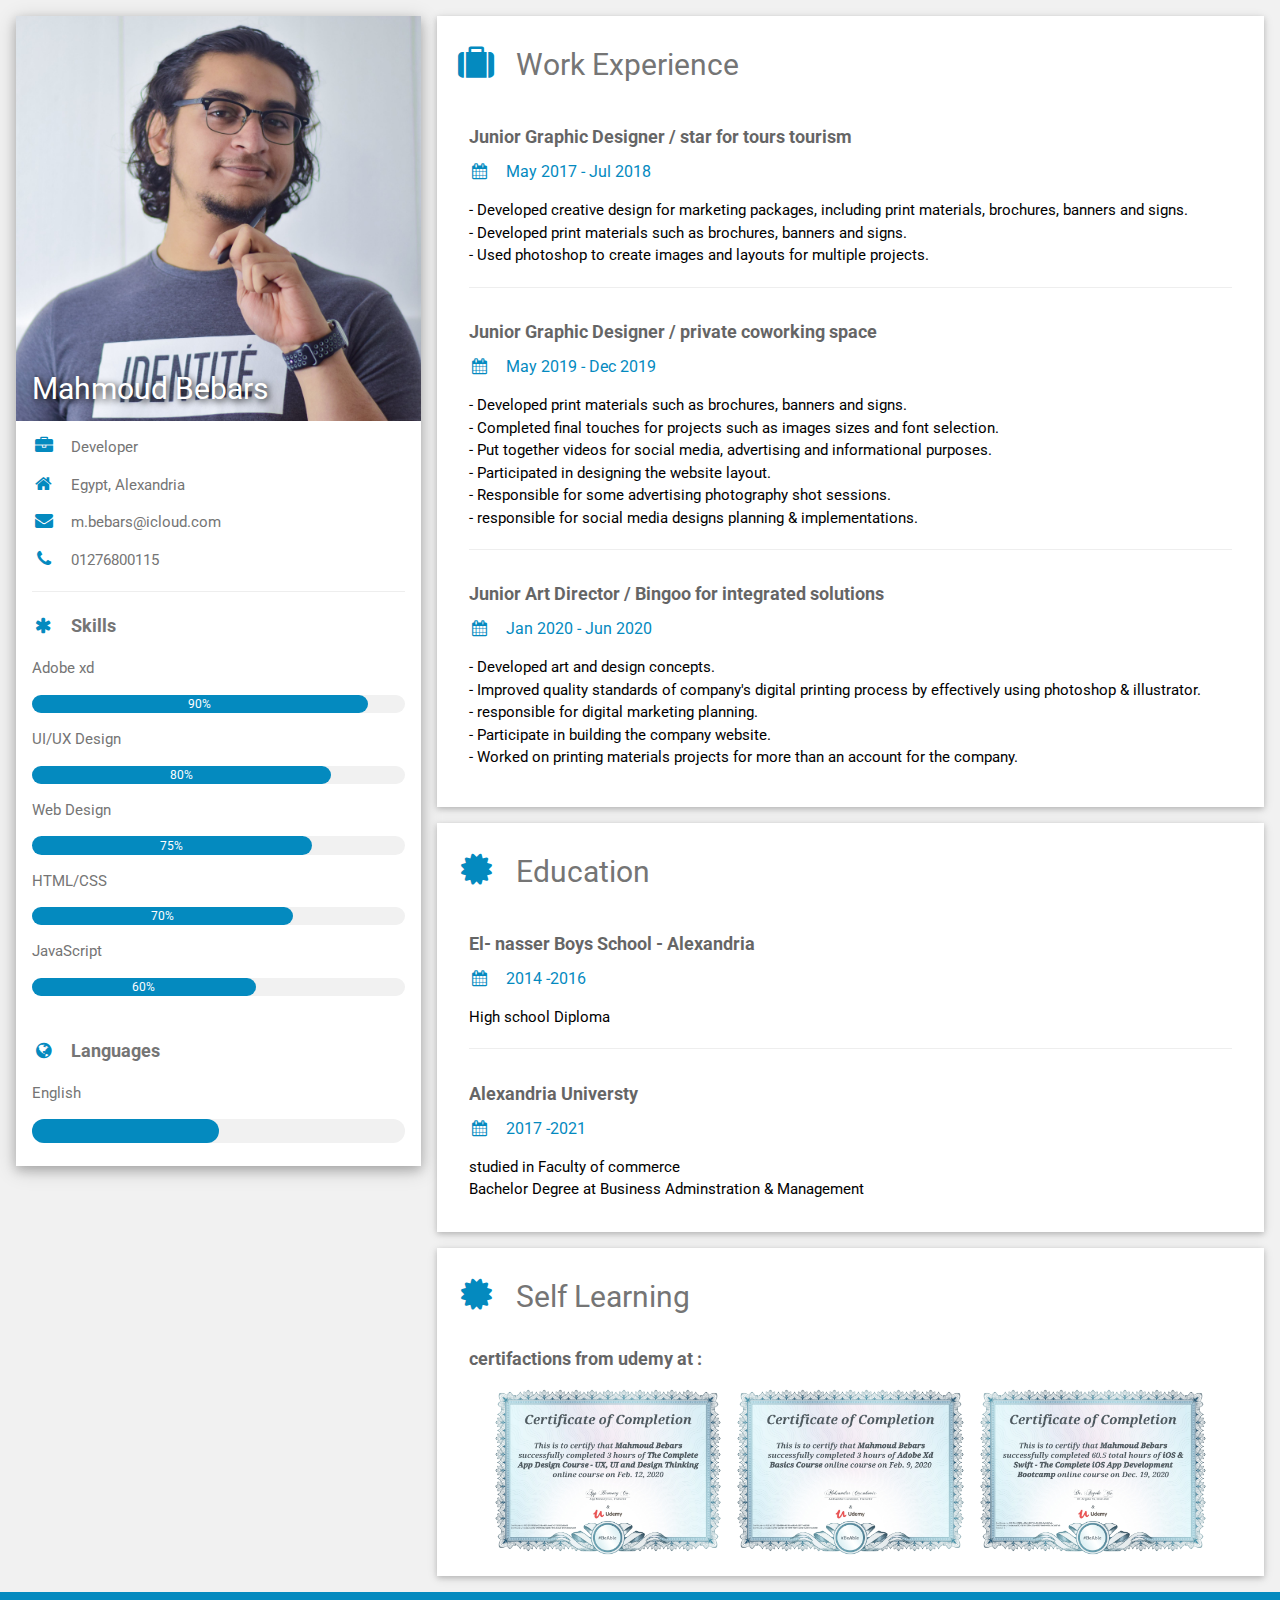
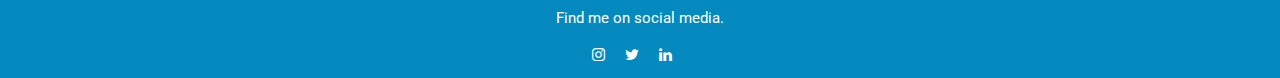
<file: cv.html>
<!DOCTYPE html>
<html>
<title>W3.CSS Template</title>
<meta charset="UTF-8">
<meta name="viewport" content="width=device-width, initial-scale=1">
<link rel="stylesheet" href="cvStyle.css">
<link rel='stylesheet' href='https://fonts.googleapis.com/css?family=Roboto'>
<link rel="stylesheet" href="https://cdnjs.cloudflare.com/ajax/libs/font-awesome/4.7.0/css/font-awesome.min.css">
<style>
    html,
    body,
    h1,
    h2,
    h3,
    h4,
    h5,
    h6 {
        font-family: "Roboto", sans-serif
    }
</style>

<body class="w3-light-grey">

    <!-- Page Container -->
    <div class="w3-content w3-margin-top" style="max-width:1400px;">

        <!-- The Grid -->
        <div class="w3-row-padding">

            <!-- Left Column -->
            <div class="w3-third">

                <div class="w3-white w3-text-grey w3-card-4">
                    <div class="w3-display-container">
                        <img src="cvImg.jpg" style="width:100%" alt="Avatar">
                        <div class="w3-display-bottomleft w3-container w3-text-white">
                            <h2 class="myname">Mahmoud Bebars</h2>
                        </div>
                    </div>
                    <div class="w3-container">
                        <p><i class="fa fa-briefcase fa-fw w3-margin-right w3-large w3-text-accentcolor"></i>Developer
                        </p>
                        <p><i class="fa fa-home fa-fw w3-margin-right w3-large w3-text-accentcolor"></i>Egypt,
                            Alexandria</p>
                        <p><i
                                class="fa fa-envelope fa-fw w3-margin-right w3-large w3-text-accentcolor"></i>m.bebars@icloud.com
                        </p>
                        <p><i class="fa fa-phone fa-fw w3-margin-right w3-large w3-text-accentcolor"></i>01276800115</p>
                        <hr>

                        <p class="w3-large"><b><i
                                    class="fa fa-asterisk fa-fw w3-margin-right w3-text-accentcolor"></i>Skills</b></p>
                        <p>Adobe xd</p>
                        <div class="w3-light-grey w3-round-xlarge w3-small">
                            <div class="w3-container w3-center w3-round-xlarge w3-accentcolor" style="width:90%">90%
                            </div>
                        </div>
                        <p>UI/UX Design</p>
                        <div class="w3-light-grey w3-round-xlarge w3-small">
                            <div class="w3-container w3-center w3-round-xlarge w3-accentcolor" style="width:80%">
                                <div class="w3-center w3-text-white">80%</div>
                            </div>
                        </div>
                        <p>Web Design</p>
                        <div class="w3-light-grey w3-round-xlarge w3-small">
                            <div class="w3-container w3-center w3-round-xlarge w3-accentcolor" style="width:75%">75%
                            </div>
                        </div>

                        <p>HTML/CSS</p>
                        <div class="w3-light-grey w3-round-xlarge w3-small">
                            <div class="w3-container w3-center w3-round-xlarge w3-accentcolor" style="width:70%">70%
                            </div>
                        </div>

                        <p>JavaScript</p>
                        <div class="w3-light-grey w3-round-xlarge w3-small">
                            <div class="w3-container w3-center w3-round-xlarge w3-accentcolor" style="width:60%">60%
                            </div>
                        </div>
                        <br>

                        <p class="w3-large w3-text-theme"><b><i
                                    class="fa fa-globe fa-fw w3-margin-right w3-text-accentcolor"></i>Languages</b></p>
                        <p>English</p>
                        <div class="w3-light-grey w3-round-xlarge">
                            <div class="w3-round-xlarge w3-accentcolor" style="height:24px;width:50%"></div>
                        </div>
                        <br>
                    </div>
                </div><br>

                <!-- End Left Column -->
            </div>

            <!-- Right Column -->
            <div class="w3-twothird">

                <div class="w3-container w3-card w3-white w3-margin-bottom">
                    <h2 class="w3-text-grey w3-padding-16"><i
                            class="fa fa-suitcase fa-fw w3-margin-right w3-xxlarge w3-text-accentcolor"></i>Work
                        Experience</h2>
                    <div class="w3-container">
                        <h5 class="w3-opacity"><b> Junior Graphic Designer / star for tours tourism</b></h5>
                        <h6 class="w3-text-accentcolor"><i class="fa fa-calendar fa-fw w3-margin-right"></i>May 2017 -
                            Jul 2018</h6>
                        <p>- Developed creative design for marketing packages, including print materials, brochures,
                            banners and signs. <br>
                            - Developed print materials such as brochures, banners and signs. <br>
                            - Used photoshop to create images and layouts for multiple projects.</p>
                        <hr>
                    </div>
                    <div class="w3-container">
                        <h5 class="w3-opacity"><b>Junior Graphic Designer / private coworking space</b></h5>
                        <h6 class="w3-text-accentcolor"><i class="fa fa-calendar fa-fw w3-margin-right"></i>May 2019 -
                            Dec 2019</h6>
                        <p>- Developed print materials such as brochures, banners and signs. <br>
                            - Completed final touches for projects such as images sizes and font selection. <br>
                            - Put together videos for social media, advertising and informational purposes. <br>
                            - Participated in designing the website layout. <br>
                            - Responsible for some advertising photography shot sessions. <br>
                            - responsible for social media designs planning & implementations.</p>
                        <hr>
                    </div>
                    <div class="w3-container">
                        <h5 class="w3-opacity"><b>Junior Art Director / Bingoo for integrated solutions</b></h5>
                        <h6 class="w3-text-accentcolor"><i class="fa fa-calendar fa-fw w3-margin-right"></i>Jan 2020 -
                            Jun 2020</h6>
                        <p>- Developed art and design concepts. <br>
                            - Improved quality standards of company's digital printing process by effectively using
                            photoshop & illustrator. <br>
                            - responsible for digital marketing planning. <br>
                            - Participate in building the company website. <br>
                            - Worked on printing materials projects for more than an account for the company.</p><br>
                    </div>
                </div>

                <div class="w3-container w3-card w3-white w3-margin-bottom">
                    <h2 class="w3-text-grey w3-padding-16"><i
                            class="fa fa-certificate fa-fw w3-margin-right w3-xxlarge w3-text-accentcolor"></i>Education
                    </h2>
                    <div class="w3-container">
                        <h5 class="w3-opacity"><b>El- nasser Boys School - Alexandria</b></h5>
                        <h6 class="w3-text-accentcolor"><i class="fa fa-calendar fa-fw w3-margin-right"></i>2014 -2016
                        </h6>
                        <p>High school Diploma</p>
                        <hr>
                    </div>
                    <div class="w3-container w3-margin-bottom">
                        <h5 class="w3-opacity"><b>Alexandria Universty</b></h5>
                        <h6 class="w3-text-accentcolor"><i class="fa fa-calendar fa-fw w3-margin-right"></i>2017 -2021
                        </h6>
                        <p>studied in Faculty of commerce <br>
                            Bachelor Degree at Business Adminstration & Management</p>

                    </div>
                </div>

                <div class="w3-container w3-card w3-white">
                    <h2 class="w3-text-grey w3-padding-16"><i
                            class="fa fa-certificate fa-fw w3-margin-right w3-xxlarge w3-text-accentcolor"></i>Self
                        Learning</h2>
                    <h5 class="w3-opacity w3-margin-left"><b>certifactions from udemy at :</b></h5>
                    <div class="w3-margin-bottom w3- w3-center">
                        <img src="certifications/the complete app desgin course - UI,UX And desgin thinking.jpg"
                            style="width:30%" alt="Avatar">
                        <img src="certifications/Adobe Xd BAsics Course.jpg" style="width:30%" alt="Avatar">
                        <img src="certifications/ios & swift - the complete ios app development.jpg" style="width:30%"
                            alt="Avatar">
                    </div>

                </div>
                <!-- End Right Column -->
            </div>

            <!-- End Grid -->
        </div>

        <!-- End Page Container -->
    </div>

    <footer class="w3-container w3-accentcolor w3-center w3-margin-top">
        <p>Find me on social media.</p>
        <a href="https://instagram.com/m.bebars"><i
                class="fa fa-instagram w3-hover-opacity w3-margin-bottom w3-margin-right"></i></a>
        <a href="https://twitter.com/BebarsMahmoud"><i
                class="fa fa-twitter w3-hover-opacity w3-margin-bottom w3-margin-right"></i></a>
        <a href="https://www.linkedin.com/in/mbebars"><i
                class="fa fa-linkedin w3-hover-opacity w3-margin-bottom w3-margin-right"></i></a>

    </footer>

</body>

</html>
</file>
<file: cvStyle.css>
/* W3.CSS 4.15 December 2020 by Jan Egil and Borge Refsnes */

html {
    box-sizing: border-box
}

*, *:before, *:after {
    box-sizing: inherit
}

/* Extract from normalize.css by Nicolas Gallagher and Jonathan Neal git.io/normalize */

html {
    -ms-text-size-adjust: 100%;
    -webkit-text-size-adjust: 100%
}

body {
    margin: 0
}

article, aside, details, figcaption, figure, footer, header, main, menu, nav, section {
    display: block
}

summary {
    display: list-item
}

audio, canvas, progress, video {
    display: inline-block
}

progress {
    vertical-align: baseline
}

audio:not([controls]) {
    display: none;
    height: 0
}

[hidden], template {
    display: none
}

a {
    background-color: transparent
}

a:active, a:hover {
    outline-width: 0
}

abbr[title] {
    border-bottom: none;
    text-decoration: underline;
    text-decoration: underline dotted
}

b, strong {
    font-weight: bolder
}

dfn {
    font-style: italic
}

mark {
    background: #ff0;
    color: #000
}

small {
    font-size: 80%
}

sub, sup {
    font-size: 75%;
    line-height: 0;
    position: relative;
    vertical-align: baseline
}

sub {
    bottom: -0.25em
}

sup {
    top: -0.5em
}

figure {
    margin: 1em 40px
}

img {
    border-style: none
}

code, kbd, pre, samp {
    font-family: monospace, monospace;
    font-size: 1em
}

hr {
    box-sizing: content-box;
    height: 0;
    overflow: visible
}

button, input, select, textarea, optgroup {
    font: inherit;
    margin: 0
}

optgroup {
    font-weight: bold
}

button, input {
    overflow: visible
}

button, select {
    text-transform: none
}

button, [type=button], [type=reset], [type=submit] {
    -webkit-appearance: button
}

button::-moz-focus-inner, [type=button]::-moz-focus-inner, [type=reset]::-moz-focus-inner, [type=submit]::-moz-focus-inner {
    border-style: none;
    padding: 0
}

button:-moz-focusring, [type=button]:-moz-focusring, [type=reset]:-moz-focusring, [type=submit]:-moz-focusring {
    outline: 1px dotted ButtonText
}

fieldset {
    border: 1px solid #c0c0c0;
    margin: 0 2px;
    padding: .35em .625em .75em
}

legend {
    color: inherit;
    display: table;
    max-width: 100%;
    padding: 0;
    white-space: normal
}

textarea {
    overflow: auto
}

[type=checkbox], [type=radio] {
    padding: 0
}

[type=number]::-webkit-inner-spin-button, [type=number]::-webkit-outer-spin-button {
    height: auto
}

[type=search] {
    -webkit-appearance: textfield;
    outline-offset: -2px
}

[type=search]::-webkit-search-decoration {
    -webkit-appearance: none
}

::-webkit-file-upload-button {
    -webkit-appearance: button;
    font: inherit
}

/* End extract */

html, body {
    font-family: Verdana, sans-serif;
    font-size: 15px;
    line-height: 1.5
}

html {
    overflow-x: hidden
}

h1 {
    text-shadow: 11px 11px;
    font-size: 36px
}

.myname {
    color: white;
    text-shadow: 2px 2px 7px #000000;
}

h2 {
    font-size: 30px
}

h3 {
    font-size: 24px
}

h4 {
    font-size: 20px
}

h5 {
    font-size: 18px
}

h6 {
    font-size: 16px
}

.w3-serif {
    font-family: serif
}

.w3-sans-serif {
    font-family: sans-serif
}

.w3-cursive {
    font-family: cursive
}

.w3-monospace {
    font-family: monospace
}

h1, h2, h3, h4, h5, h6 {
    font-family: "Segoe UI", Arial, sans-serif;
    font-weight: 400;
    margin: 10px 0
}

.w3-wide {
    letter-spacing: 4px
}

hr {
    border: 0;
    border-top: 1px solid #eee;
    margin: 20px 0
}

.w3-image {
    max-width: 100%;
    height: auto
}

img {
    vertical-align: middle
}

a {
    color: inherit
}

.w3-table, .w3-table-all {
    border-collapse: collapse;
    border-spacing: 0;
    width: 100%;
    display: table
}

.cerificationLink {
    color: #2196F3;
}

.w3-table-all {
    border: 1px solid #ccc
}

.w3-bordered tr, .w3-table-all tr {
    border-bottom: 1px solid #ddd
}

.w3-striped tbody tr:nth-child(even) {
    background-color: #f1f1f1
}

.w3-table-all tr:nth-child(odd) {
    background-color: #fff
}

.w3-table-all tr:nth-child(even) {
    background-color: #f1f1f1
}

.w3-hoverable tbody tr:hover, .w3-ul.w3-hoverable li:hover {
    background-color: #ccc
}

.w3-centered tr th, .w3-centered tr td {
    text-align: center
}

.w3-table td, .w3-table th, .w3-table-all td, .w3-table-all th {
    padding: 8px 8px;
    display: table-cell;
    text-align: left;
    vertical-align: top
}

.w3-table th:first-child, .w3-table td:first-child, .w3-table-all th:first-child, .w3-table-all td:first-child {
    padding-left: 16px
}

.w3-btn, .w3-button {
    border: none;
    display: inline-block;
    padding: 8px 16px;
    vertical-align: middle;
    overflow: hidden;
    text-decoration: none;
    color: inherit;
    background-color: inherit;
    text-align: center;
    cursor: pointer;
    white-space: nowrap
}

.w3-btn:hover {
    box-shadow: 0 8px 16px 0 rgba(0, 0, 0, 0.2), 0 6px 20px 0 rgba(0, 0, 0, 0.19)
}

.w3-btn, .w3-button {
    -webkit-touch-callout: none;
    -webkit-user-select: none;
    -khtml-user-select: none;
    -moz-user-select: none;
    -ms-user-select: none;
    user-select: none
}

.w3-disabled, .w3-btn:disabled, .w3-button:disabled {
    cursor: not-allowed;
    opacity: 0.3
}

.w3-disabled *, :disabled * {
    pointer-events: none
}

.w3-btn.w3-disabled:hover, .w3-btn:disabled:hover {
    box-shadow: none
}

.w3-badge, .w3-tag {
    background-color: #000;
    color: #fff;
    display: inline-block;
    padding-left: 8px;
    padding-right: 8px;
    text-align: center
}

.w3-badge {
    border-radius: 50%
}

.w3-ul {
    list-style-type: none;
    padding: 0;
    margin: 0
}

.w3-ul li {
    padding: 8px 16px;
    border-bottom: 1px solid #ddd
}

.w3-ul li:last-child {
    border-bottom: none
}

.w3-tooltip, .w3-display-container {
    position: relative
}

.w3-tooltip .w3-text {
    display: none
}

.w3-tooltip:hover .w3-text {
    display: inline-block
}

.w3-ripple:active {
    opacity: 0.5
}

.w3-ripple {
    transition: opacity 0s
}

.w3-input {
    padding: 8px;
    display: block;
    border: none;
    border-bottom: 1px solid #ccc;
    width: 100%
}

.w3-select {
    padding: 9px 0;
    width: 100%;
    border: none;
    border-bottom: 1px solid #ccc
}

.w3-dropdown-click, .w3-dropdown-hover {
    position: relative;
    display: inline-block;
    cursor: pointer
}

.w3-dropdown-hover:hover .w3-dropdown-content {
    display: block
}

.w3-dropdown-hover:first-child, .w3-dropdown-click:hover {
    background-color: #ccc;
    color: #000
}

.w3-dropdown-hover:hover>.w3-button:first-child, .w3-dropdown-click:hover>.w3-button:first-child {
    background-color: #ccc;
    color: #000
}

.w3-dropdown-content {
    cursor: auto;
    color: #000;
    background-color: #fff;
    display: none;
    position: absolute;
    min-width: 160px;
    margin: 0;
    padding: 0;
    z-index: 1
}

.w3-check, .w3-radio {
    width: 24px;
    height: 24px;
    position: relative;
    top: 6px
}

.w3-sidebar {
    height: 100%;
    width: 200px;
    background-color: #fff;
    position: fixed!important;
    z-index: 1;
    overflow: auto
}

.w3-bar-block .w3-dropdown-hover, .w3-bar-block .w3-dropdown-click {
    width: 100%
}

.w3-bar-block .w3-dropdown-hover .w3-dropdown-content, .w3-bar-block .w3-dropdown-click .w3-dropdown-content {
    min-width: 100%
}

.w3-bar-block .w3-dropdown-hover .w3-button, .w3-bar-block .w3-dropdown-click .w3-button {
    width: 100%;
    text-align: left;
    padding: 8px 16px
}

.w3-main, #main {
    transition: margin-left .4s
}

.w3-modal {
    z-index: 3;
    display: none;
    padding-top: 100px;
    position: fixed;
    left: 0;
    top: 0;
    width: 100%;
    height: 100%;
    overflow: auto;
    background-color: rgb(0, 0, 0);
    background-color: rgba(0, 0, 0, 0.4)
}

.w3-modal-content {
    margin: auto;
    background-color: #fff;
    position: relative;
    padding: 0;
    outline: 0;
    width: 600px
}

.w3-bar {
    width: 100%;
    overflow: hidden
}

.w3-center .w3-bar {
    display: inline-block;
    width: auto
}

.w3-bar .w3-bar-item {
    padding: 8px 16px;
    float: left;
    width: auto;
    border: none;
    display: block;
    outline: 0
}

.w3-bar .w3-dropdown-hover, .w3-bar .w3-dropdown-click {
    position: static;
    float: left
}

.w3-bar .w3-button {
    white-space: normal
}

.w3-bar-block .w3-bar-item {
    width: 100%;
    display: block;
    padding: 8px 16px;
    text-align: left;
    border: none;
    white-space: normal;
    float: none;
    outline: 0
}

.w3-bar-block.w3-center .w3-bar-item {
    text-align: center
}

.w3-block {
    display: block;
    width: 100%
}

.w3-responsive {
    display: block;
    overflow-x: auto
}

.w3-container:after, .w3-container:before, .w3-panel:after, .w3-panel:before, .w3-row:after, .w3-row:before, .w3-row-padding:after, .w3-row-padding:before, .w3-cell-row:before, .w3-cell-row:after, .w3-clear:after, .w3-clear:before, .w3-bar:before, .w3-bar:after {
    content: "";
    display: table;
    clear: both
}

.w3-col, .w3-half, .w3-third, .w3-twothird, .w3-threequarter, .w3-quarter {
    float: left;
    width: 100%
}

.w3-col.s1 {
    width: 8.33333%
}

.w3-col.s2 {
    width: 16.66666%
}

.w3-col.s3 {
    width: 24.99999%
}

.w3-col.s4 {
    width: 33.33333%
}

.w3-col.s5 {
    width: 41.66666%
}

.w3-col.s6 {
    width: 49.99999%
}

.w3-col.s7 {
    width: 58.33333%
}

.w3-col.s8 {
    width: 66.66666%
}

.w3-col.s9 {
    width: 74.99999%
}

.w3-col.s10 {
    width: 83.33333%
}

.w3-col.s11 {
    width: 91.66666%
}

.w3-col.s12 {
    width: 99.99999%
}

@media (min-width:601px) {
    .w3-col.m1 {
        width: 8.33333%
    }
    .w3-col.m2 {
        width: 16.66666%
    }
    .w3-col.m3, .w3-quarter {
        width: 24.99999%
    }
    .w3-col.m4, .w3-third {
        width: 33.33333%
    }
    .w3-col.m5 {
        width: 41.66666%
    }
    .w3-col.m6, .w3-half {
        width: 49.99999%
    }
    .w3-col.m7 {
        width: 58.33333%
    }
    .w3-col.m8, .w3-twothird {
        width: 66.66666%
    }
    .w3-col.m9, .w3-threequarter {
        width: 74.99999%
    }
    .w3-col.m10 {
        width: 83.33333%
    }
    .w3-col.m11 {
        width: 91.66666%
    }
    .w3-col.m12 {
        width: 99.99999%
    }
}

@media (min-width:993px) {
    .w3-col.l1 {
        width: 8.33333%
    }
    .w3-col.l2 {
        width: 16.66666%
    }
    .w3-col.l3 {
        width: 24.99999%
    }
    .w3-col.l4 {
        width: 33.33333%
    }
    .w3-col.l5 {
        width: 41.66666%
    }
    .w3-col.l6 {
        width: 49.99999%
    }
    .w3-col.l7 {
        width: 58.33333%
    }
    .w3-col.l8 {
        width: 66.66666%
    }
    .w3-col.l9 {
        width: 74.99999%
    }
    .w3-col.l10 {
        width: 83.33333%
    }
    .w3-col.l11 {
        width: 91.66666%
    }
    .w3-col.l12 {
        width: 99.99999%
    }
}

.w3-rest {
    overflow: hidden
}

.w3-stretch {
    margin-left: -16px;
    margin-right: -16px
}

.w3-content, .w3-auto {
    margin-left: auto;
    margin-right: auto
}

.w3-content {
    max-width: 980px
}

.w3-auto {
    max-width: 1140px
}

.w3-cell-row {
    display: table;
    width: 100%
}

.w3-cell {
    display: table-cell
}

.w3-cell-top {
    vertical-align: top
}

.w3-cell-middle {
    vertical-align: middle
}

.w3-cell-bottom {
    vertical-align: bottom
}

.w3-hide {
    display: none!important
}

.w3-show-block, .w3-show {
    display: block!important
}

.w3-show-inline-block {
    display: inline-block!important
}

@media (max-width:1205px) {
    .w3-auto {
        max-width: 95%
    }
}

@media (max-width:600px) {
    .w3-modal-content {
        margin: 0 10px;
        width: auto!important
    }
    .w3-modal {
        padding-top: 30px
    }
    .w3-dropdown-hover.w3-mobile .w3-dropdown-content, .w3-dropdown-click.w3-mobile .w3-dropdown-content {
        position: relative
    }
    .w3-hide-small {
        display: none!important
    }
    .w3-mobile {
        display: block;
        width: 100%!important
    }
    .w3-bar-item.w3-mobile, .w3-dropdown-hover.w3-mobile, .w3-dropdown-click.w3-mobile {
        text-align: center
    }
    .w3-dropdown-hover.w3-mobile, .w3-dropdown-hover.w3-mobile .w3-btn, .w3-dropdown-hover.w3-mobile .w3-button, .w3-dropdown-click.w3-mobile, .w3-dropdown-click.w3-mobile .w3-btn, .w3-dropdown-click.w3-mobile .w3-button {
        width: 100%
    }
}

@media (max-width:768px) {
    .w3-modal-content {
        width: 500px
    }
    .w3-modal {
        padding-top: 50px
    }
}

@media (min-width:993px) {
    .w3-modal-content {
        width: 900px
    }
    .w3-hide-large {
        display: none!important
    }
    .w3-sidebar.w3-collapse {
        display: block!important
    }
}

@media (max-width:992px) and (min-width:601px) {
    .w3-hide-medium {
        display: none!important
    }
}

@media (max-width:992px) {
    .w3-sidebar.w3-collapse {
        display: none
    }
    .w3-main {
        margin-left: 0!important;
        margin-right: 0!important
    }
    .w3-auto {
        max-width: 100%
    }
}

.w3-top, .w3-bottom {
    position: fixed;
    width: 100%;
    z-index: 1
}

.w3-top {
    top: 0
}

.w3-bottom {
    bottom: 0
}

.w3-overlay {
    position: fixed;
    display: none;
    width: 100%;
    height: 100%;
    top: 0;
    left: 0;
    right: 0;
    bottom: 0;
    background-color: rgba(0, 0, 0, 0.5);
    z-index: 2
}

.w3-display-topleft {
    position: absolute;
    left: 0;
    top: 0
}

.w3-display-topright {
    position: absolute;
    right: 0;
    top: 0
}

.w3-display-bottomleft {
    position: absolute;
    left: 0;
    bottom: 0
}

.w3-display-bottomright {
    position: absolute;
    right: 0;
    bottom: 0
}

.w3-display-middle {
    position: absolute;
    top: 50%;
    left: 50%;
    transform: translate(-50%, -50%);
    -ms-transform: translate(-50%, -50%)
}

.w3-display-left {
    position: absolute;
    top: 50%;
    left: 0%;
    transform: translate(0%, -50%);
    -ms-transform: translate(-0%, -50%)
}

.w3-display-right {
    position: absolute;
    top: 50%;
    right: 0%;
    transform: translate(0%, -50%);
    -ms-transform: translate(0%, -50%)
}

.w3-display-topmiddle {
    position: absolute;
    left: 50%;
    top: 0;
    transform: translate(-50%, 0%);
    -ms-transform: translate(-50%, 0%)
}

.w3-display-bottommiddle {
    position: absolute;
    left: 50%;
    bottom: 0;
    transform: translate(-50%, 0%);
    -ms-transform: translate(-50%, 0%)
}

.w3-display-container:hover .w3-display-hover {
    display: block
}

.w3-display-container:hover span.w3-display-hover {
    display: inline-block
}

.w3-display-hover {
    display: none
}

.w3-display-position {
    position: absolute
}

.w3-circle {
    border-radius: 50%
}

.w3-custom-round {
    border-radius: 4px 4px 0px 0px;
}
.w3-round-small {
    border-radius: 2px
}

.w3-round, .w3-round-medium {
    border-radius: 4px
}

.w3-round-large {
    border-radius: 8px
}

.w3-round-xlarge {
    border-radius: 16px
}

.w3-round-xxlarge {
    border-radius: 32px
}

.w3-row-padding, .w3-row-padding>.w3-half, .w3-row-padding>.w3-third, .w3-row-padding>.w3-twothird, .w3-row-padding>.w3-threequarter, .w3-row-padding>.w3-quarter, .w3-row-padding>.w3-col {
    padding: 0 8px
}

.w3-container, .w3-panel {
    padding: 0.01em 16px
}

.w3-panel {
    margin-top: 16px;
    margin-bottom: 16px
}

.w3-code, .w3-codespan {
    font-family: Consolas, "courier new";
    font-size: 16px
}

.w3-code {
    width: auto;
    background-color: #fff;
    padding: 8px 12px;
    border-left: 4px solid #4CAF50;
    word-wrap: break-word
}

.w3-codespan {
    color: crimson;
    background-color: #f1f1f1;
    padding-left: 4px;
    padding-right: 4px;
    font-size: 110%
}

.w3-card, .w3-card-2 {
    box-shadow: 0 2px 5px 0 rgba(0, 0, 0, 0.16), 0 2px 10px 0 rgba(0, 0, 0, 0.12)
}

.w3-card-4, .w3-hover-shadow:hover {
    box-shadow: 0 4px 10px 0 rgba(0, 0, 0, 0.2), 0 4px 20px 0 rgba(0, 0, 0, 0.19)
}

.w3-spin {
    animation: w3-spin 2s infinite linear
}

@keyframes w3-spin {
    0% {
        transform: rotate(0deg)
    }
    100% {
        transform: rotate(359deg)
    }
}

.w3-animate-fading {
    animation: fading 10s infinite
}

@keyframes fading {
    0% {
        opacity: 0
    }
    50% {
        opacity: 1
    }
    100% {
        opacity: 0
    }
}

.w3-animate-opacity {
    animation: opac 0.8s
}

@keyframes opac {
    from {
        opacity: 0
    }
    to {
        opacity: 1
    }
}

.w3-animate-top {
    position: relative;
    animation: animatetop 0.4s
}

@keyframes animatetop {
    from {
        top: -300px;
        opacity: 0
    }
    to {
        top: 0;
        opacity: 1
    }
}

.w3-animate-left {
    position: relative;
    animation: animateleft 0.4s
}

@keyframes animateleft {
    from {
        left: -300px;
        opacity: 0
    }
    to {
        left: 0;
        opacity: 1
    }
}

.w3-animate-right {
    position: relative;
    animation: animateright 0.4s
}

@keyframes animateright {
    from {
        right: -300px;
        opacity: 0
    }
    to {
        right: 0;
        opacity: 1
    }
}

.w3-animate-bottom {
    position: relative;
    animation: animatebottom 0.4s
}

@keyframes animatebottom {
    from {
        bottom: -300px;
        opacity: 0
    }
    to {
        bottom: 0;
        opacity: 1
    }
}

.w3-animate-zoom {
    animation: animatezoom 0.6s
}

@keyframes animatezoom {
    from {
        transform: scale(0)
    }
    to {
        transform: scale(1)
    }
}

.w3-animate-input {
    transition: width 0.4s ease-in-out
}

.w3-animate-input:focus {
    width: 100%!important
}

.w3-opacity, .w3-hover-opacity:hover {
    opacity: 0.60
}

.w3-opacity-off, .w3-hover-opacity-off:hover {
    opacity: 1
}

.w3-opacity-max {
    opacity: 0.25
}

.w3-opacity-min {
    opacity: 0.75
}

.w3-greyscale-max, .w3-grayscale-max, .w3-hover-greyscale:hover, .w3-hover-grayscale:hover {
    filter: grayscale(100%)
}

.w3-greyscale, .w3-grayscale {
    filter: grayscale(75%)
}

.w3-greyscale-min, .w3-grayscale-min {
    filter: grayscale(50%)
}

.w3-sepia {
    filter: sepia(75%)
}

.w3-sepia-max, .w3-hover-sepia:hover {
    filter: sepia(100%)
}

.w3-sepia-min {
    filter: sepia(50%)
}

.w3-tiny {
    font-size: 10px!important
}

.w3-small {
    font-size: 12px!important
}

.w3-medium {
    font-size: 15px!important
}

.w3-large {
    font-size: 18px!important
}

.w3-xlarge {
    font-size: 24px!important
}

.w3-xxlarge {
    font-size: 36px!important
}

.w3-xxxlarge {
    font-size: 48px!important
}

.w3-jumbo {
    font-size: 64px!important
}

.w3-left-align {
    text-align: left!important
}

.w3-right-align {
    text-align: right!important
}

.w3-justify {
    text-align: justify!important
}

.w3-center {
    text-align: center!important
}

.w3-border-0 {
    border: 0!important
}

.w3-border {
    border: 1px solid #ccc!important
}

.w3-border-top {
    border-top: 1px solid #ccc!important
}

.w3-border-bottom {
    border-bottom: 1px solid #ccc!important
}

.w3-border-left {
    border-left: 1px solid #ccc!important
}

.w3-border-right {
    border-right: 1px solid #ccc!important
}

.w3-topbar {
    border-top: 6px solid #ccc!important
}

.w3-bottombar {
    border-bottom: 6px solid #ccc!important
}

.w3-leftbar {
    border-left: 6px solid #ccc!important
}

.w3-rightbar {
    border-right: 6px solid #ccc!important
}

.w3-section, .w3-code {
    margin-top: 16px!important;
    margin-bottom: 16px!important
}

.w3-margin {
    margin: 16px!important
}

.w3-margin-top {
    margin-top: 16px!important
}

.w3-margin-bottom {
    margin-bottom: 16px!important
}

.w3-margin-left {
    margin-left: 16px!important
}

.w3-margin-right {
    margin-right: 16px!important
}

.w3-padding-small {
    padding: 4px 8px!important
}

.w3-padding {
    padding: 8px 16px!important
}

.w3-padding-large {
    padding: 12px 24px!important
}

.w3-padding-16 {
    padding-top: 16px!important;
    padding-bottom: 16px!important
}

.w3-padding-24 {
    padding-top: 24px!important;
    padding-bottom: 24px!important
}

.w3-padding-32 {
    padding-top: 32px!important;
    padding-bottom: 32px!important
}

.w3-padding-48 {
    padding-top: 48px!important;
    padding-bottom: 48px!important
}

.w3-padding-64 {
    padding-top: 64px!important;
    padding-bottom: 64px!important
}

.w3-padding-top-64 {
    padding-top: 64px!important
}

.w3-padding-top-48 {
    padding-top: 48px!important
}

.w3-padding-top-32 {
    padding-top: 32px!important
}

.w3-padding-top-24 {
    padding-top: 24px!important
}

.w3-left {
    float: left!important
}

.w3-right {
    float: right!important
}

.w3-button:hover {
    color: #000!important;
    background-color: #ccc!important
}

.w3-transparent, .w3-hover-none:hover {
    background-color: transparent!important
}

.w3-hover-none:hover {
    box-shadow: none!important
}

/* Colors */

.w3-amber, .w3-hover-amber:hover {
    color: #000!important;
    background-color: #ffc107!important
}

.w3-aqua, .w3-hover-aqua:hover {
    color: #000!important;
    background-color: #00ffff!important
}

.w3-blue, .w3-hover-blue:hover {
    color: #fff!important;
    background-color: #2196F3!important
}

.w3-light-blue, .w3-hover-light-blue:hover {
    color: #000!important;
    background-color: #87CEEB!important
}

.w3-brown, .w3-hover-brown:hover {
    color: #fff!important;
    background-color: #795548!important
}

.w3-cyan, .w3-hover-cyan:hover {
    color: #000!important;
    background-color: #00bcd4!important
}

.w3-blue-grey, .w3-hover-blue-grey:hover, .w3-blue-gray, .w3-hover-blue-gray:hover {
    color: #fff!important;
    background-color: #607d8b!important
}

.w3-green, .w3-hover-green:hover {
    color: #fff!important;
    background-color: #4CAF50!important
}

.w3-light-green, .w3-hover-light-green:hover {
    color: #000!important;
    background-color: #8bc34a!important
}

.w3-indigo, .w3-hover-indigo:hover {
    color: #fff!important;
    background-color: #3f51b5!important
}

.w3-khaki, .w3-hover-khaki:hover {
    color: #000!important;
    background-color: #f0e68c!important
}

.w3-lime, .w3-hover-lime:hover {
    color: #000!important;
    background-color: #cddc39!important
}

.w3-orange, .w3-hover-orange:hover {
    color: #000!important;
    background-color: #ff9800!important
}

.w3-deep-orange, .w3-hover-deep-orange:hover {
    color: #fff!important;
    background-color: #ff5722!important
}

.w3-pink, .w3-hover-pink:hover {
    color: #fff!important;
    background-color: #e91e63!important
}

.w3-purple, .w3-hover-purple:hover {
    color: #fff!important;
    background-color: #9c27b0!important
}

.w3-deep-purple, .w3-hover-deep-purple:hover {
    color: #fff!important;
    background-color: #673ab7!important
}

.w3-accentcolor {
    color: #fff!important;
    background-color: #048ABF!important
}

.w3-text-accentcolor, .w3-hover-text-accentcolor:hover {
    color: #048ABF!important
}

.w3-red, .w3-hover-red:hover {
    color: #fff!important;
    background-color: #f44336!important
}

.w3-sand, .w3-hover-sand:hover {
    color: #000!important;
    background-color: #fdf5e6!important
}

.w3-teal, .w3-hover-teal:hover {
    color: #fff!important;
    background-color: #009688!important
}

.w3-yellow, .w3-hover-yellow:hover {
    color: #000!important;
    background-color: #ffeb3b!important
}

.w3-white, .w3-hover-white:hover {
    color: #000!important;
    background-color: #fff!important
}

.w3-black, .w3-hover-black:hover {
    color: #fff!important;
    background-color: #000!important
}

.w3-grey, .w3-hover-grey:hover, .w3-gray, .w3-hover-gray:hover {
    color: #000!important;
    background-color: #9e9e9e!important
}

.w3-light-grey, .w3-hover-light-grey:hover, .w3-light-gray, .w3-hover-light-gray:hover {
    color: #000!important;
    background-color: #f1f1f1!important
}

.w3-dark-grey, .w3-hover-dark-grey:hover, .w3-dark-gray, .w3-hover-dark-gray:hover {
    color: #fff!important;
    background-color: #616161!important
}

.w3-pale-red, .w3-hover-pale-red:hover {
    color: #000!important;
    background-color: #ffdddd!important
}

.w3-pale-green, .w3-hover-pale-green:hover {
    color: #000!important;
    background-color: #ddffdd!important
}

.w3-pale-yellow, .w3-hover-pale-yellow:hover {
    color: #000!important;
    background-color: #ffffcc!important
}

.w3-pale-blue, .w3-hover-pale-blue:hover {
    color: #000!important;
    background-color: #ddffff!important
}

.w3-text-amber, .w3-hover-text-amber:hover {
    color: #ffc107!important
}

.w3-text-aqua, .w3-hover-text-aqua:hover {
    color: #00ffff!important
}

.w3-text-blue, .w3-hover-text-blue:hover {
    color: #2196F3!important
}

.w3-text-light-blue, .w3-hover-text-light-blue:hover {
    color: #87CEEB!important
}

.w3-text-brown, .w3-hover-text-brown:hover {
    color: #795548!important
}

.w3-text-cyan, .w3-hover-text-cyan:hover {
    color: #00bcd4!important
}

.w3-text-blue-grey, .w3-hover-text-blue-grey:hover, .w3-text-blue-gray, .w3-hover-text-blue-gray:hover {
    color: #607d8b!important
}

.w3-text-green, .w3-hover-text-green:hover {
    color: #4CAF50!important
}

.w3-text-light-green, .w3-hover-text-light-green:hover {
    color: #8bc34a!important
}

.w3-text-indigo, .w3-hover-text-indigo:hover {
    color: #3f51b5!important
}

.w3-text-khaki, .w3-hover-text-khaki:hover {
    color: #b4aa50!important
}

.w3-text-lime, .w3-hover-text-lime:hover {
    color: #cddc39!important
}

.w3-text-orange, .w3-hover-text-orange:hover {
    color: #ff9800!important
}

.w3-text-deep-orange, .w3-hover-text-deep-orange:hover {
    color: #ff5722!important
}

.w3-text-pink, .w3-hover-text-pink:hover {
    color: #e91e63!important
}

.w3-text-purple, .w3-hover-text-purple:hover {
    color: #9c27b0!important
}

.w3-text-deep-purple, .w3-hover-text-deep-purple:hover {
    color: #673ab7!important
}

.w3-text-red, .w3-hover-text-red:hover {
    color: #f44336!important
}

.w3-text-sand, .w3-hover-text-sand:hover {
    color: #fdf5e6!important
}

.w3-text-teal, .w3-hover-text-teal:hover {
    color: #009688!important
}

.w3-text-yellow, .w3-hover-text-yellow:hover {
    color: #d2be0e!important
}

.w3-text-white, .w3-hover-text-white:hover {
    color: #fff!important
}

.w3-text-black, .w3-hover-text-black:hover {
    color: #000!important
}

.w3-text-grey, .w3-hover-text-grey:hover, .w3-text-gray, .w3-hover-text-gray:hover {
    color: #757575!important
}

.w3-text-light-grey, .w3-hover-text-light-grey:hover, .w3-text-light-gray, .w3-hover-text-light-gray:hover {
    color: #f1f1f1!important
}

.w3-text-dark-grey, .w3-hover-text-dark-grey:hover, .w3-text-dark-gray, .w3-hover-text-dark-gray:hover {
    color: #3a3a3a!important
}

.w3-border-amber, .w3-hover-border-amber:hover {
    border-color: #ffc107!important
}

.w3-border-aqua, .w3-hover-border-aqua:hover {
    border-color: #00ffff!important
}

.w3-border-blue, .w3-hover-border-blue:hover {
    border-color: #2196F3!important
}

.w3-border-light-blue, .w3-hover-border-light-blue:hover {
    border-color: #87CEEB!important
}

.w3-border-brown, .w3-hover-border-brown:hover {
    border-color: #795548!important
}

.w3-border-cyan, .w3-hover-border-cyan:hover {
    border-color: #00bcd4!important
}

.w3-border-blue-grey, .w3-hover-border-blue-grey:hover, .w3-border-blue-gray, .w3-hover-border-blue-gray:hover {
    border-color: #607d8b!important
}

.w3-border-green, .w3-hover-border-green:hover {
    border-color: #4CAF50!important
}

.w3-border-light-green, .w3-hover-border-light-green:hover {
    border-color: #8bc34a!important
}

.w3-border-indigo, .w3-hover-border-indigo:hover {
    border-color: #3f51b5!important
}

.w3-border-khaki, .w3-hover-border-khaki:hover {
    border-color: #f0e68c!important
}

.w3-border-lime, .w3-hover-border-lime:hover {
    border-color: #cddc39!important
}

.w3-border-orange, .w3-hover-border-orange:hover {
    border-color: #ff9800!important
}

.w3-border-deep-orange, .w3-hover-border-deep-orange:hover {
    border-color: #ff5722!important
}

.w3-border-pink, .w3-hover-border-pink:hover {
    border-color: #e91e63!important
}

.w3-border-purple, .w3-hover-border-purple:hover {
    border-color: #9c27b0!important
}

.w3-border-deep-purple, .w3-hover-border-deep-purple:hover {
    border-color: #673ab7!important
}

.w3-border-red, .w3-hover-border-red:hover {
    border-color: #f44336!important
}

.w3-border-sand, .w3-hover-border-sand:hover {
    border-color: #fdf5e6!important
}

.w3-border-teal, .w3-hover-border-teal:hover {
    border-color: #009688!important
}

.w3-border-yellow, .w3-hover-border-yellow:hover {
    border-color: #ffeb3b!important
}

.w3-border-white, .w3-hover-border-white:hover {
    border-color: #fff!important
}

.w3-border-black, .w3-hover-border-black:hover {
    border-color: #000!important
}

.w3-border-grey, .w3-hover-border-grey:hover, .w3-border-gray, .w3-hover-border-gray:hover {
    border-color: #9e9e9e!important
}

.w3-border-light-grey, .w3-hover-border-light-grey:hover, .w3-border-light-gray, .w3-hover-border-light-gray:hover {
    border-color: #f1f1f1!important
}

.w3-border-dark-grey, .w3-hover-border-dark-grey:hover, .w3-border-dark-gray, .w3-hover-border-dark-gray:hover {
    border-color: #616161!important
}

.w3-border-pale-red, .w3-hover-border-pale-red:hover {
    border-color: #ffe7e7!important
}

.w3-border-pale-green, .w3-hover-border-pale-green:hover {
    border-color: #e7ffe7!important
}

.w3-border-pale-yellow, .w3-hover-border-pale-yellow:hover {
    border-color: #ffffcc!important
}

.w3-border-pale-blue, .w3-hover-border-pale-blue:hover {
    border-color: #e7ffff!important
}
</file>
